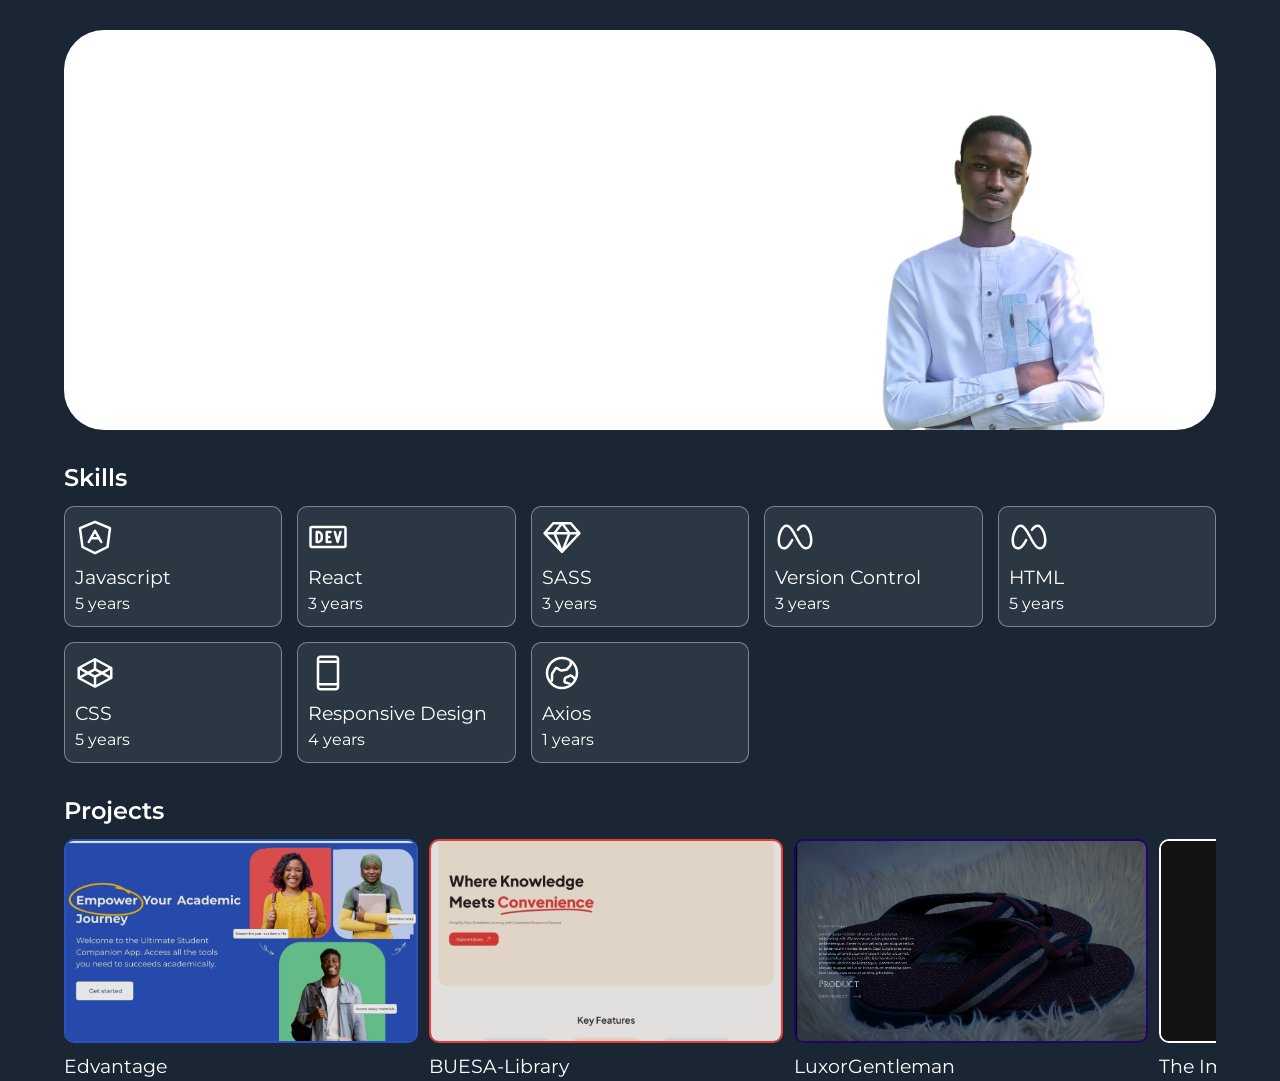
<file: index.html>
<!doctype html>
<html lang="en">
  <head>
    <meta charset="utf-8" />
    <link rel="icon" href="./Images/AkinOluwa.png" />
    <meta name="viewport" content="width=device-width, initial-scale=1" />
    <meta name="theme-color" content="#FFFFFF" />
    <meta property="og:title" content="Akinduko AkinOluwa's Portfolio" />
    <meta property="og:description" content="Frontend Developer Portfolio (Akinduko AkinOluwa's)" />
    <meta property="og:image" content="./Images/Logo.png" />
    <meta property="og:url" content="https://dukeakinoluwa.github.io/Portfolio" />
    <meta property="og:site_name" content="Akinduko AkinOluwa's Portfolio" />
    <meta property="og:type" content="Portfolio" />
    <meta property="og:country_name" content="Nigeria" />
    <meta property="twitter:title" content="Akinduko AkinOluwa's Portfolio" />
    <meta property="twitter:description" content="Frontend Developer Portfolio (Akinduko AkinOluwa's)" />
    <meta property="twitter:image" content="./Images/Logo.png" />
    <meta
      name="description"
      content="Akinduko AkinOluwa's Portfolio"
    />
    <!--
      manifest.json provides metadata used when your web app is installed on a
      user's mobile device or desktop. See https://developers.google.com/web/fundamentals/web-app-manifest/
    -->
    <title>Akinduko AkinOluwa</title>
    <script type="module" crossorigin src="./assets/index-BHKb-weQ.js"></script>
    <link rel="stylesheet" crossorigin href="./assets/index-B4ZrY1K_.css">
  </head>
  <body>
    <div id="root"></div>
  </body>
</html>
</file>
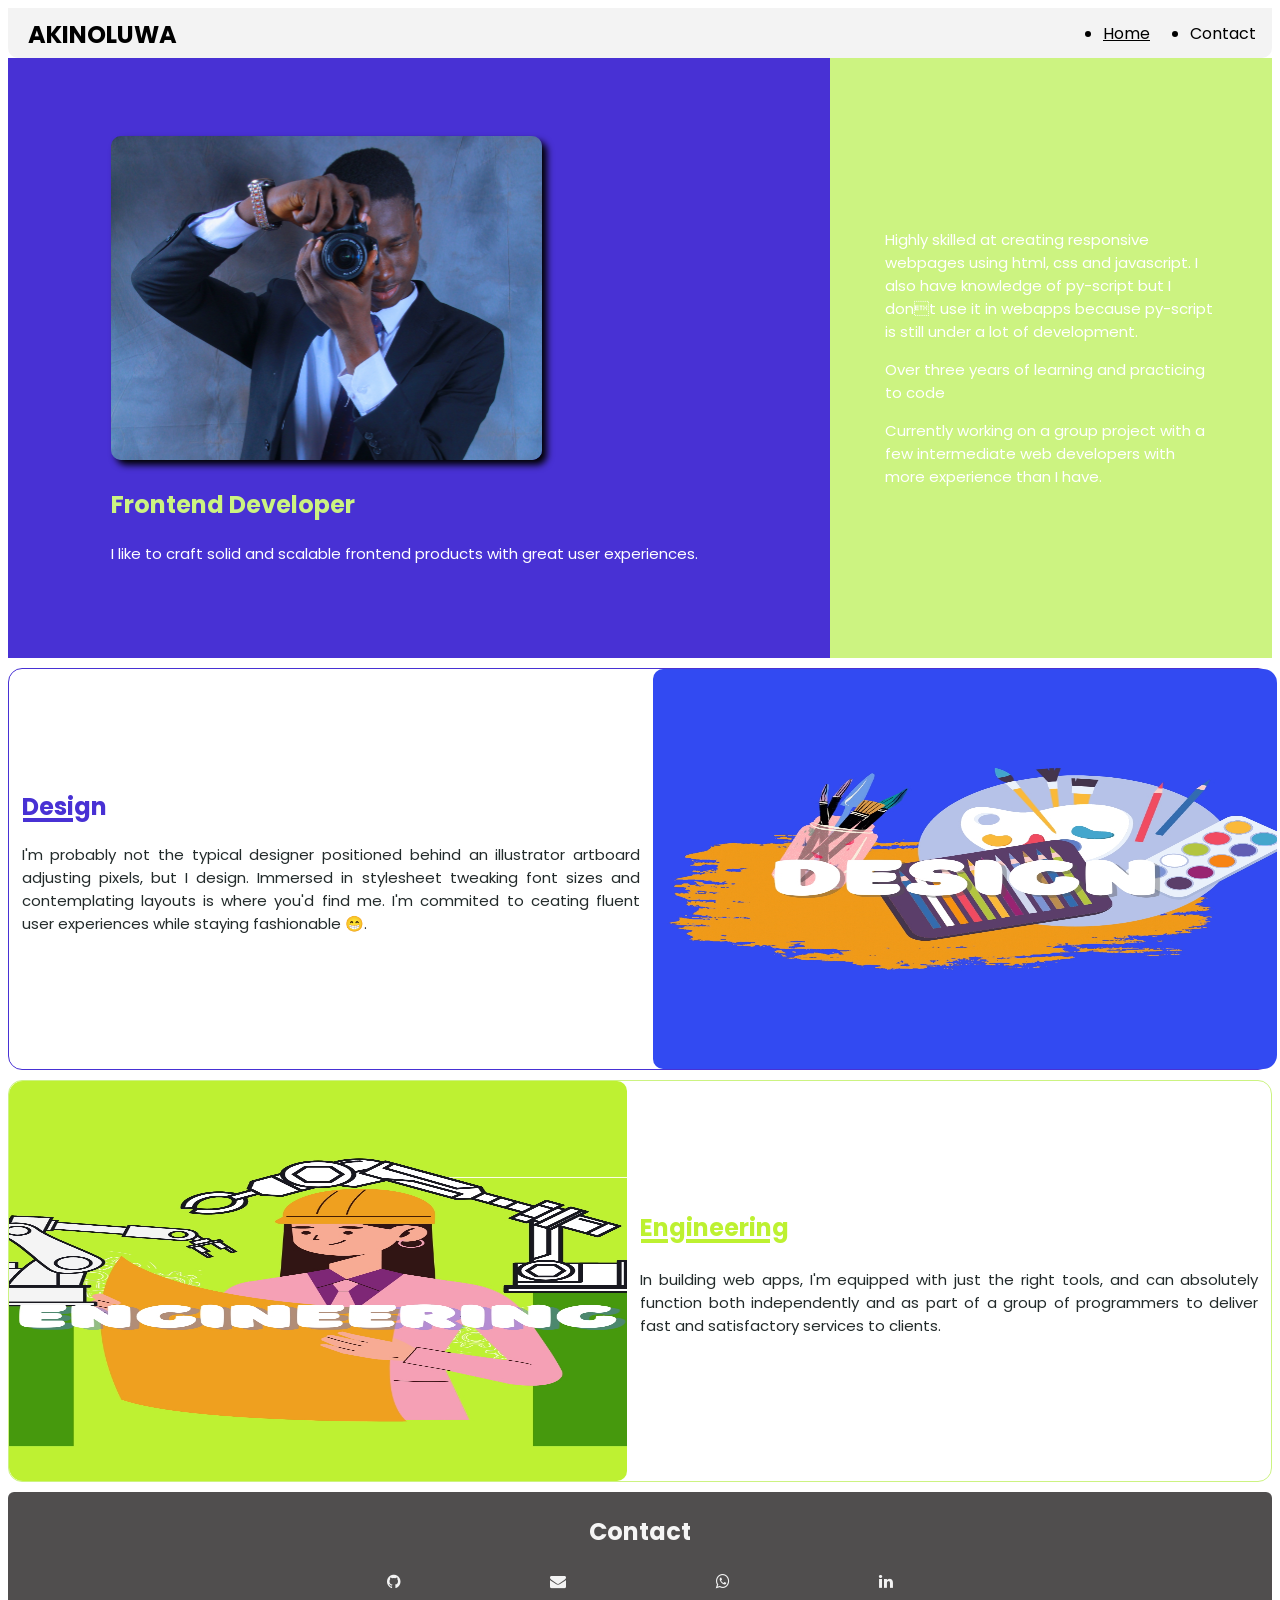
<file: Portfolio.html>
<!DOCTYPE html>
<html>
    <head>
        <meta charset="=UTF-8">
        <title>AkinOluwa</title>
        <link rel="stylesheet" href="Portfolio.css">
        <link rel="stylesheet" href="https://fonts.googleapis.com/css?family=Poppins">
        <link rel="stylesheet" href="https://cdnjs.cloudflare.com/ajax/libs/font-awesome/5.15.3/css/all.min.css">
        <link rel="stylesheet" href="https://cdnjs.cloudflare.com/ajax/libs/font-awesome/4.7.0/css/font-awesome.min.css">
        <link rel="icon" href="https://dukeakinoluwa.github.io/Portfolio/Images/Icon.jpg">
        <meta name="viewport" content="width=device-width, initial-scale=1.0">
    </head>
    <body>
        <div class="navbar-container">
            <nav class="navbar">
                <h1 class="name">AKINOLUWA</h1>
                <ul class="nav-links">
                    <li class="active"><a href="#"></a>Home</li>
                    <li><a href="#"></a>Contact</li>
                </ul>
                <img src="./Images/Menu_Button.png" alt="" class="menu-btn">
            </nav>
        </div>
        <div id="Intro">
            <div class="Intro_Left">
                <div class="Intro_Left_Centre">
                    <div class="picture">
                        <img src="./Images/My_Pic.jpg" alt="Developers Photo">
                    </div>
                    <h2>Frontend Developer</h2>
                    <p>I like to craft solid and scalable frontend products with great user experiences.</p>
                </div>
            </div>
            <div class="Intro_Right">
                <div class="Skills">
                    <div class="Skill1">
                        <p>Highly skilled at creating responsive webpages using html, css and javascript. I also have knowledge of py-script but I don&#3t use it in webapps because py-script is still under a lot of development.</p>
                    </div>
                    <div class="Skill2">
                        <p>Over three years of learning and practicing to code</p>
                    </div>
                    <div class="Skill3">
                        <p>Currently working on a group project with a few intermediate web developers with more experience than I have.</p>
                    </div>
                </div>
            </div>
        </div>
        <div class="Design_And_Engineering">
            <div class="Line2"></div>
            <div class="design">
                <div class="Design frame">
                    <h2>Design</h2>
                    <div class="underline"></div>
                    <p>I&#39m probably not the typical designer positioned behind an illustrator artboard adjusting pixels&#44 but I design&#46 Immersed in stylesheet tweaking font sizes and contemplating layouts is where you&#39d find me&#46 I&#39m commited to ceating fluent user experiences while staying fashionable &#128513&#46</p>
                </div>
                <div class="Design Phone_Hidden">
                    <img src="./Images/Design.jpg" alt="">
                </div>
            </div>
            <div class="Line1"></div>
            <div class="Engineering_And_Design PC_Hidden">
                <img src="./Images/Engineerind_And_Design.jpg" alt="">
            </div>
            <div class="Line1 PC_Hidden" style="margin-top: 3px;"></div>
            <div class="engineering">
                <div class="Engineering Phone_Hidden">
                    <img src="./Images/Engineering.jpg" alt="">
                </div>
                <div class="Engineering frame">
                    <h2 style="color: #BDF131;">Engineering</h2>
                    <div class="underline" style="background-color: #BDF131;"></div>
                    <div class="underline2" style="background-color: #BDF131;"></div>
                    <p>In building web apps&#44 I&#39m equipped with just the right tools&#44 and can absolutely function both independently and as part of a group of programmers to deliver fast and satisfactory services to clients&#46</p>
                </div>
            </div>
        </div>
        
        <footer>
            <h2>Contact</h2>
            <div class="links">
                <a href="https://github.com/DukeAkinOluwa"><i class="fa fa-github"></i></a>
                <a href="mailto:akindukoakinoluwa@gmail.com"><i class="fa fa-envelope"></i></a>
                <a href="https://wa.me/+2347084266913"><i class="fa fa-whatsapp"></i></a>
                <a href="https://www.linkedin.com/in/akinoluwa-akinduko-1398521ba"><i class="fa fa-linkedin"></i></a>
            </div>
        </footer>

        <script>
            const menuBtn = document.querySelector('.menu-btn')
            const navlinks = document.querySelector('.nav-links')

            menuBtn.addEventListener('click',()=>{
                navlinks.classList.toggle('mobile-menu')
            })
        </script> 
    </body>
</html>
</file>
<file: assets/index-B4ZrY1K_.css>
@import"https://fonts.googleapis.com/css2?family=Montserrat:wght@100;200;300;500;600;700&display=swap";*{font-family:Montserrat}::-webkit-scrollbar{width:2px}.App{text-align:center;color:#1a2633;background-color:#fffbfb}h1,h2,h3,h4,h5,h6,p,a{margin:0}a{text-decoration:none;color:#fff}a:hover{text-decoration:none}.button-dull{background-color:#dcdcde;color:#fffbfb}#root{width:100dvw;min-height:100svh;display:flex;flex-direction:column;align-items:center}.home{display:flex;flex-direction:column;gap:30px;width:calc(100% - 200px);min-width:90svw;height:fit-content}.home .banner{height:400px;max-height:calc(100dvh - 60px);width:100%;margin:30px 0 0;border-radius:40px;background-color:#fff;position:relative}.home .banner img{position:absolute;right:0;bottom:0;max-height:80%}.home .projects,.home .skills{display:flex;flex-direction:column;gap:10px}.home .projects .header,.home .skills .header{font-weight:600}.home .projects .list{display:flex;align-items:center;gap:15px;max-width:100%;height:fit-content;overflow-x:scroll}.home .projects .list .project{display:flex;flex-direction:column;gap:10px;min-width:350px;width:350px;height:fit-content;position:relative;transition:all ease .5s}.home .projects .list .project:hover{min-width:400px;display:grid}.home .projects .list .project:hover .project-image-cont{height:260px}.home .projects .list .project:hover .project-image-cont img{filter:brightness(130%) grayscale(60%);opacity:.3}.home .projects .list .project:hover h3{position:absolute;align-self:center;justify-self:center}.home .projects .list .project .project-image-cont{height:200px;width:100%;border-radius:10px;overflow:hidden}.home .projects .list .project .project-image-cont img{height:100%;width:100%;object-fit:cover;filter:brightness(90%)}.home .projects .list .project h3{font-weight:400}.home .project-view{display:flex;flex-direction:column;justify-content:center;align-items:center;height:calc(100svh - 60px);width:calc(100svw - 60px);position:fixed;top:30px;left:30px;background-color:#1a2633;overflow-y:scroll;z-index:1;border-radius:20px;box-shadow:0 0 40px 10px #dcdcde4d}.home .project-view .content{display:flex;flex-direction:column;gap:30px;width:calc(100% - 60px);height:calc(100% - 60px);overflow-y:scroll}.home .project-view .content .image-cont{width:100%;height:250px;min-height:250px;border-radius:10px;overflow:hidden;background-size:cover;margin:15px 0 0}.home .project-view .content .image-cont .img{height:100%;width:100%;filter:grayscale(10%) opacity(85%);background-size:cover}.home .project-view .content h1,.home .project-view .content h3{font-weight:500}.home .project-view .close{position:sticky;top:10px;align-self:flex-end;margin:0 20px;padding:2px 5px;border:solid .5px #FFFBFB;border-radius:20px;background-color:#fafafa33}.home .project-view .list{display:grid;grid-template-columns:repeat(5,1fr)}.home .project-view .list .skill{height:calc(100% - 22px)}.home .project-view .list .skill svg{display:none}.home .project-view .list .skill p{font-weight:300}.home .skills .list{max-width:100%;display:grid;grid-template-columns:repeat(5,1fr);gap:15px}.home .skill{display:flex;flex-direction:column;width:calc(100% - 22px);padding:10px;background-color:#fafafa14;border:solid 1px rgba(250,250,250,.4);border-radius:10px;color:#fff}.home .skill svg{height:40px;width:40px}.home .skill svg path{fill:#fff}.home .skill .texts{display:flex;flex-direction:column}.home .skill .texts h3{font-weight:400}@media only screen and (max-width: 575.98px){.home .banner{margin:5svw 0px 0px}.home .skills .list{grid-template-columns:repeat(2,1fr)}.home .skills .list svg{display:none}.home .projects .list .project{min-width:300px}.home .projects .list .project:hover{min-width:calc(100% - 2svw)}.home .project-view{width:calc(100svw - 20px);height:calc(100svh - 20px);top:10px;left:10px}.home .project-view .content{width:calc(100% - 40px);height:calc(100% - 40px)}}@media only screen and (min-width: 576px) and (max-width: 767.98px){.home .project-view .list{grid-template-columns:repeat(3,1fr)}}:root{font-family:Inter,system-ui,Avenir,Helvetica,Arial,sans-serif;line-height:1.5;font-weight:400;color-scheme:light dark;color:#fff;background-color:#1a2633;font-synthesis:none;text-rendering:optimizeLegibility;-webkit-font-smoothing:antialiased;-moz-osx-font-smoothing:grayscale}body{margin:0;display:flex;place-items:center;min-width:320px;min-height:100svh}@media (prefers-color-scheme: dark){:root{color:#fff;background-color:#1c2126}button{background-color:#f9f9f9}}
</file>
<file: Portfolio.css>
@import url('https://fonts.googleapis.com/css2?family=Poppins:wght@200;300;400;500;600;700&display=swap');

body{
    font-family: "Poppins";
}
body p{
    font-size: 15px;
}
/* Navbar */
.navbar-container{
    background-color: #f3f3f3;
    height: 50px;
    width: 100%;
    align-items: center;
    position: -webkit-sticky;
    position: sticky;
    top: 0;
    border-bottom-left-radius: 10px;
    border-bottom-right-radius: 10px;
    z-index: 10;
}
.name{
    position: absolute;
    left: 20px;
    top: -11px;
}
.navbar{
    position: absolute;
    top: 0%;
    left: 0%;
    display: flex;
    width: 100%;
    justify-content: space-between;
    padding: 3px;
    color: black;
}
.nav-links{
    display: flex;
    align-items: center;
    position: absolute;
    right: 2px;
    top: -3px;
    z-index: 1000;
}
.nav-links li{
    margin: 0 20px;
}
.menu-btn{
    position: fixed;
    top: 30px;
    right: 30px;
    width: 40px;
    cursor: pointer;
    display: none;
}
.active{
    text-decoration: underline;
}


/* Intro */
#Intro {
    display: flex;
}
.Intro_Left{
    display: flex;
    width: 65%;
    height: 80vh;
    background-color: #4831D4;
    max-height: 600px;
}
.Intro_Left_Centre{
    width: 75%;
    margin: auto auto;
    justify-content: center;
}
.Intro_Left .picture{
    position: inherit;
    width: 70%;
    top: 10vh;
}
.Intro_Left img{
    width: 100%;
    height: 100%;
    border-radius: 10px;
    box-shadow: 5px 5px 7px;
}
.Intro_Left h2{
    z-index: 1;
    color: #ccf381;
    text-align: left;
}
.Intro_Left p{
    color: white;
    text-align: left;
}
.Intro_Right{
    position: relative;
    display: flex;
    float: right;
    width: 35%;
    height: 80vh;
    background-color: #ccf381;
    z-index: 1;
    max-height: 600px;
}
.test{
    height: 20px;
    background-color: red;
}

/* Skills */
.Skills{
    width: 75%;
    margin: auto auto;
    justify-content: center;
    color: white;
}

/* Design And Engineering */
.Design_And_Engineering{
    width: 100%;
    margin: auto auto;
    color: #232B2B;
}
.Design_And_Engineering h2{
    color: #4831D4;
    margin-top: 15px;
    margin-block: 0px;
}
.Engineering_And_Design{
    width: 100%;
    margin-top: 10px;
}
.Engineering_And_Design img{
    position: inherit;
    width: 100%;
}
.Design,
.Engineering{
    text-align: justify;
    position: relative;
    width: 49%;
    float: right;
    max-height: 400px;
}
.Design img,
.Engineering img{
    position: relative;
    width: 100%;
    height: 100%;
}
.Design img{
    border-radius: 10px 14px 14px 10px;
    width: 101%;
}
.Engineering img{
    border-radius: 14px 10px 10px 14px;
}
.Engineering{
    float: right;
}
.design,
.engineering{
    display: flex;
    justify-content: space-between;
    border-width: 1px;
    border-radius: 14px;
    margin-top: 10px;
    border-style: solid;
    border-width: 1px;
}
.design{
    border-color: #4831D4;
}
.engineering{
    border-color: #ccf381;
}
.Design .underline{
    position: inherit;
    top: -6px;
    left: 1.4px;
    background-color: #4831D4;
    height: 4px;
    width: 50px;
}
.Engineering .underline{
    position: inherit;
    top: -6px;
    left: 1.4px;
    background-color: #4831D4;
    height: 4px;
    width: 27px;
}
.Engineering .underline2{
    position: inherit;
    top: -10px;
    left: 46px;
    background-color: #4831D4;
    height: 4px;
    width: 84px;
}
.frame{
    margin: auto;
}


/* Footer */
footer{
    background-color: #504e4e;
    height: auto;
    border-top-left-radius: 6px;
    border-top-right-radius: 6px;
    color: whitesmoke;
    text-align: center;
    padding-bottom: 30px;
    padding-top: 2px;
    margin-top: 10px;
}

/* Contact */
.links{
    display: flex;
    margin: auto auto;
    width: 40%;
    justify-content: space-between;
}
.fa{
    color: #f3f3f3;
}


/* Others */
.PC_Hidden{
    display: none;
    position: inherit;
}

@media (max-width: 549px){
    p{
        font-size: 13px;
    }
    .navbar{
        padding: 0;
    }
    .navbar-container{
        background-color: #f3f3f3;
        height: 45px;
        align-items: center;
        top: 0;
    }
    .nav-links{
        display: inline-flex;
        top: 0;
        position: fixed;
        flex-direction: column;
        width: 100%;
        height: 100vh;
        justify-content: center;
        color: white;
        background: #4831D4;
        margin-top: -900px;
        transition: all 1s ease;
        border-bottom-left-radius: 30%;
    }
    .menu-btn{
        position: absolute;
        top: 8px;
        right: 10px;
        height: 26px;
        width: 34px;
        cursor: pointer;
        display: block;
        z-index: 1000;
    }
    .mobile-menu{
        margin-top: 0px;
    }
    .nav-links li{
        margin: 30px auto;
    }
    .name{
        position: absolute;
        top: -13.5px;
    }

    #Intro {
        display: inline-block;
    }
    #Intro img{
        margin-top: 30px;
    }
    .Intro_Left{
        width: 100%;
        height: auto;
    }
    .Intro_Right{
        position: relative;
        width: 100%;
        height: auto;
        background-color: #ccf381;
    }

    .Design,
    .Engineering{
        width: 100%;
    }
    .Line1{
        background-color: #ccf381;
        width: 100%;
        height: 1px;
    }
    .Line2{
        background-color: #4831D4;
        width: 100%;
        height: 1px;
        margin-top: 10px;
    }
    .design,
    .engineering{
    border-width: 0px;
    border-radius: 0%;
    }


    /* Skills */
    .Skills{
        width: 75%;
        margin: auto auto;
        justify-content: center;
    }

    .Phone_Hidden{
        display: none;
    }

    /* Others */
    .PC_Hidden{
        display: block;
        position: inherit;
    }
}


@media (max-width: 750px) and (min-width: 550px){
    .Intro_Left,
    .Intro_Right{
        height: auto;
    }
    .navbar{
        padding: 0;
    }
    .navbar-container{
        background-color: #f3f3f3;
        height: 45px;
        align-items: center;
        top: 0;
    }
    .nav-links{
        display: inline-flex;
        top: 0;
        position: fixed;
        flex-direction: column;
        width: 100%;
        height: 100vh;
        justify-content: center;
        color: white;
        background: #4831D4;
        margin-top: -1200px;
        transition: all 1s ease;
        border-bottom-left-radius: 30%;
    }
    .menu-btn{
        position: absolute;
        top: 8px;
        right: 10px;
        height: 26px;
        width: 34px;
        cursor: pointer;
        display: block;
        z-index: 1000;
    }
    .mobile-menu{
        margin-top: 0px;
    }
    .nav-links li{
        margin: 30px auto;
    }
    .name{
        position: absolute;
        top: -14px;
    }
}
</file>
